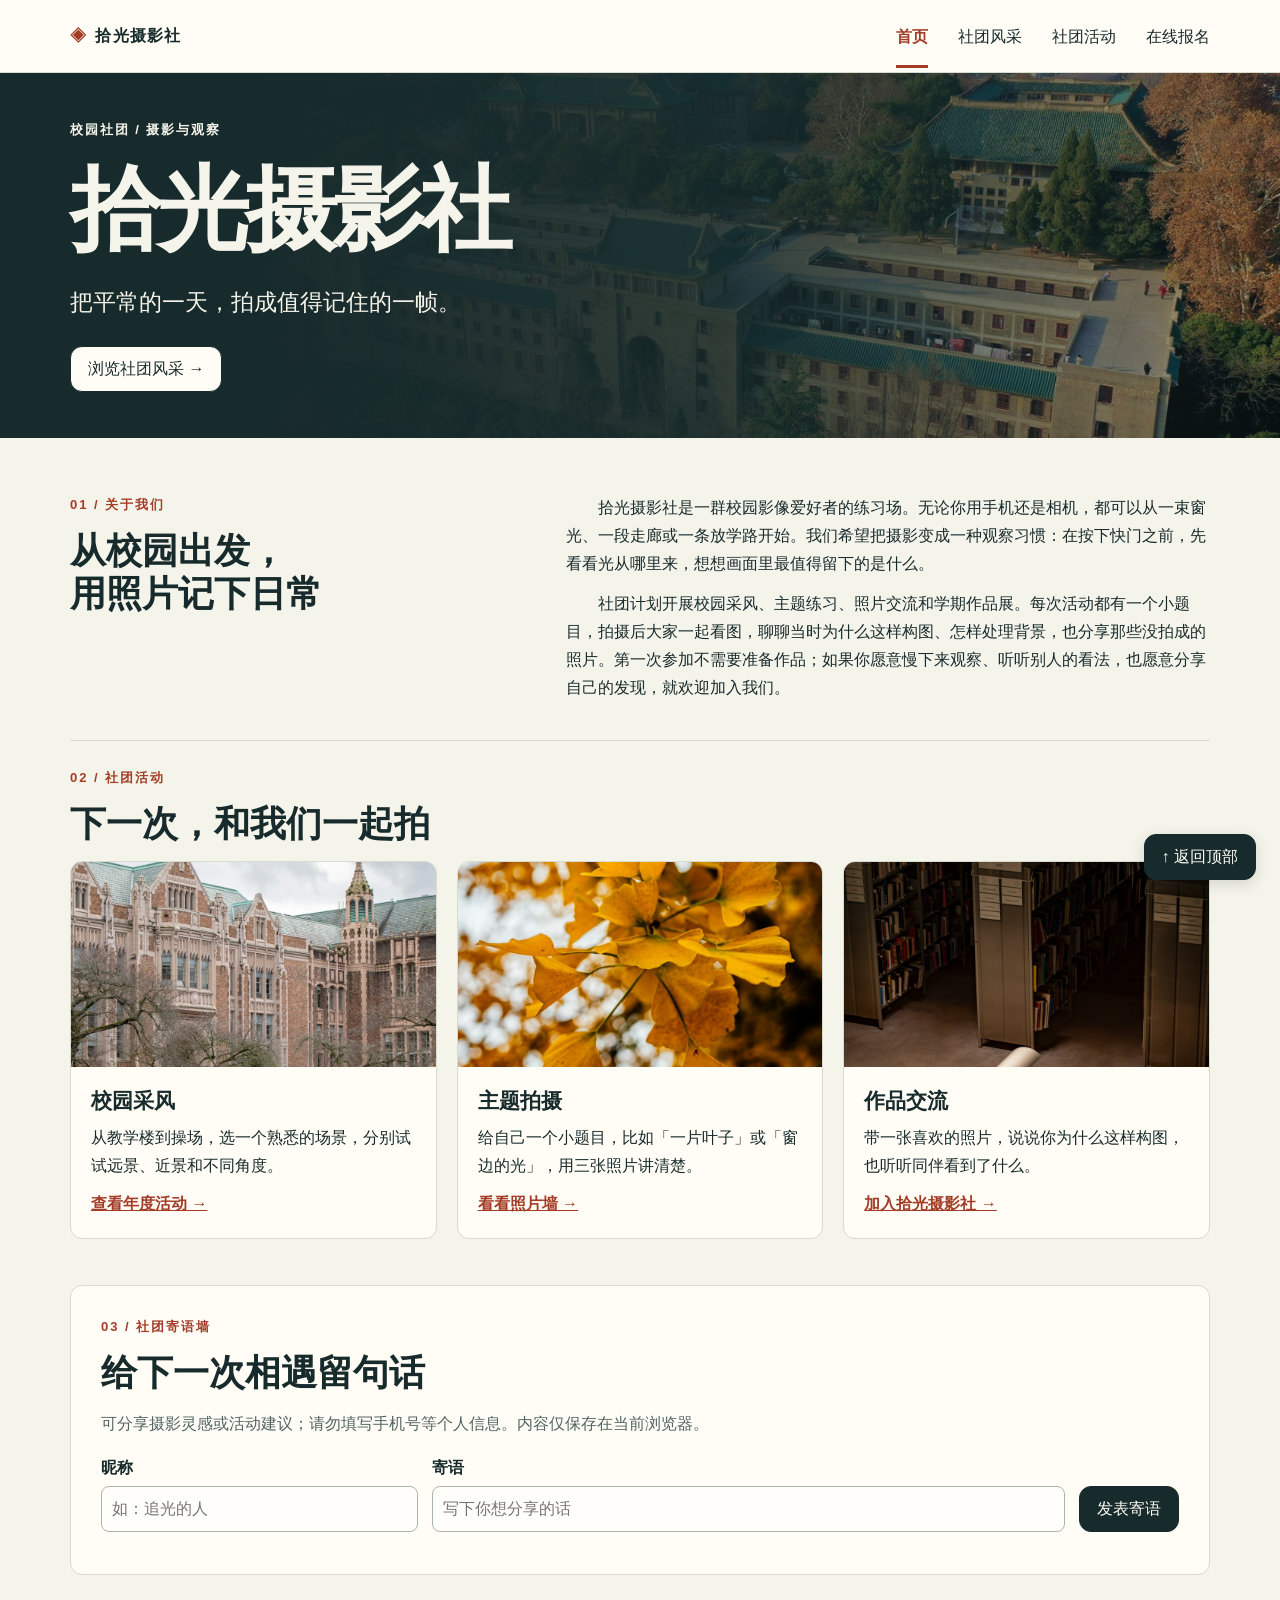
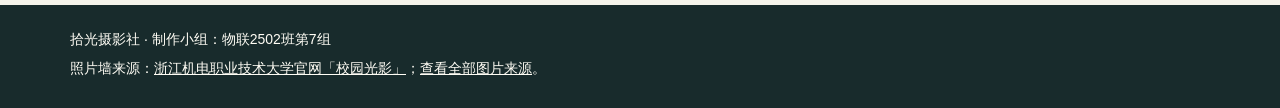
<file: index.html>
<!doctype html>
<html lang="zh-CN">

<head>
    <meta charset="utf-8">
    <meta name="viewport" content="width=device-width, initial-scale=1">
    <title>首页 · 拾光摄影社</title>
    <link rel="stylesheet" href="css/main.css">
</head>

<body data-page="home">
    <header id="site-header"></header>
    <main id="main">
        <section class="hero">
            <div class="wrap hero-copy">
                <p class="eyebrow">校园社团 / 摄影与观察</p>
                <h1>拾光摄影社</h1>
                <p class="hero-line">把平常的一天，拍成值得记住的一帧。</p><a class="button light" href="photo.html">浏览社团风采 →</a>
            </div>
        </section>
        <div class="wrap">
            <section class="section split">
                <div>
                    <p class="eyebrow">01 / 关于我们</p>
                    <h2>从校园出发，<br>用照片记下日常</h2>
                </div>
                <div class="prose">
                    <p>拾光摄影社是一群校园影像爱好者的练习场。无论你用手机还是相机，都可以从一束窗光、一段走廊或一条放学路开始。我们希望把摄影变成一种观察习惯：在按下快门之前，先看看光从哪里来，想想画面里最值得留下的是什么。
                    </p>
                    <p>社团计划开展校园采风、主题练习、照片交流和学期作品展。每次活动都有一个小题目，拍摄后大家一起看图，聊聊当时为什么这样构图、怎样处理背景，也分享那些没拍成的照片。第一次参加不需要准备作品；如果你愿意慢下来观察、听听别人的看法，也愿意分享自己的发现，就欢迎加入我们。
                    </p>
                </div>
            </section>
            <section class="section home-highlights" aria-labelledby="highlights-title">
                <p class="eyebrow">02 / 社团活动</p>
                <h2 id="highlights-title">下一次，和我们一起拍</h2>
                <div class="home-highlights-grid">
                    <article class="card"><img src="images/frame-01-hd.jpg" width="960" height="960"
                            alt="校园建筑与草坪，建筑摄影示例" loading="lazy">
                        <div>
                            <h3>校园采风</h3>
                            <p>从教学楼到操场，选一个熟悉的场景，分别试试远景、近景和不同角度。</p><a href="activity.html#annual">查看年度活动 →</a>
                        </div>
                    </article>
                    <article class="card"><img src="images/frame-04-hd.jpg" width="960" height="960"
                            alt="枝头的金色银杏叶，细节摄影示例" loading="lazy">
                        <div>
                            <h3>主题拍摄</h3>
                            <p>给自己一个小题目，比如「一片叶子」或「窗边的光」，用三张照片讲清楚。</p><a href="photo.html">看看照片墙 →</a>
                        </div>
                    </article>
                    <article class="card"><img src="images/frame-02-hd.jpg" width="960" height="960" alt="图书馆阅览区，室内光线示例"
                            loading="lazy">
                        <div>
                            <h3>作品交流</h3>
                            <p>带一张喜欢的照片，说说你为什么这样构图，也听听同伴看到了什么。</p><a href="register.html">加入拾光摄影社 →</a>
                        </div>
                    </article>
                </div>
            </section>
            <section class="section card" id="wall">
                <p class="eyebrow">03 / 社团寄语墙</p>
                <h2>给下一次相遇留句话</h2>
                <p class="muted">可分享摄影灵感或活动建议；请勿填写手机号等个人信息。内容仅保存在当前浏览器。</p>
                <form id="message-form" class="wall-form">
                    <div><label for="nickname">昵称</label><input id="nickname" maxlength="20" placeholder="如：追光的人"
                            required></div>
                    <div><label for="message">寄语</label><input id="message" maxlength="100" placeholder="写下你想分享的话"
                            required></div><button type="submit">发表寄语</button>
                </form>
                <p id="wall-status" class="muted" role="status"></p>
                <ul id="messages" class="message-list"></ul>
            </section>
        </div>
    </main>
    <button id="back-top" class="back-top" type="button">↑ 返回顶部</button>
    <footer id="site-footer"></footer>
    <script src="js/common.js"></script>
    <script src="js/home.js"></script>
</body>

</html>
</file>
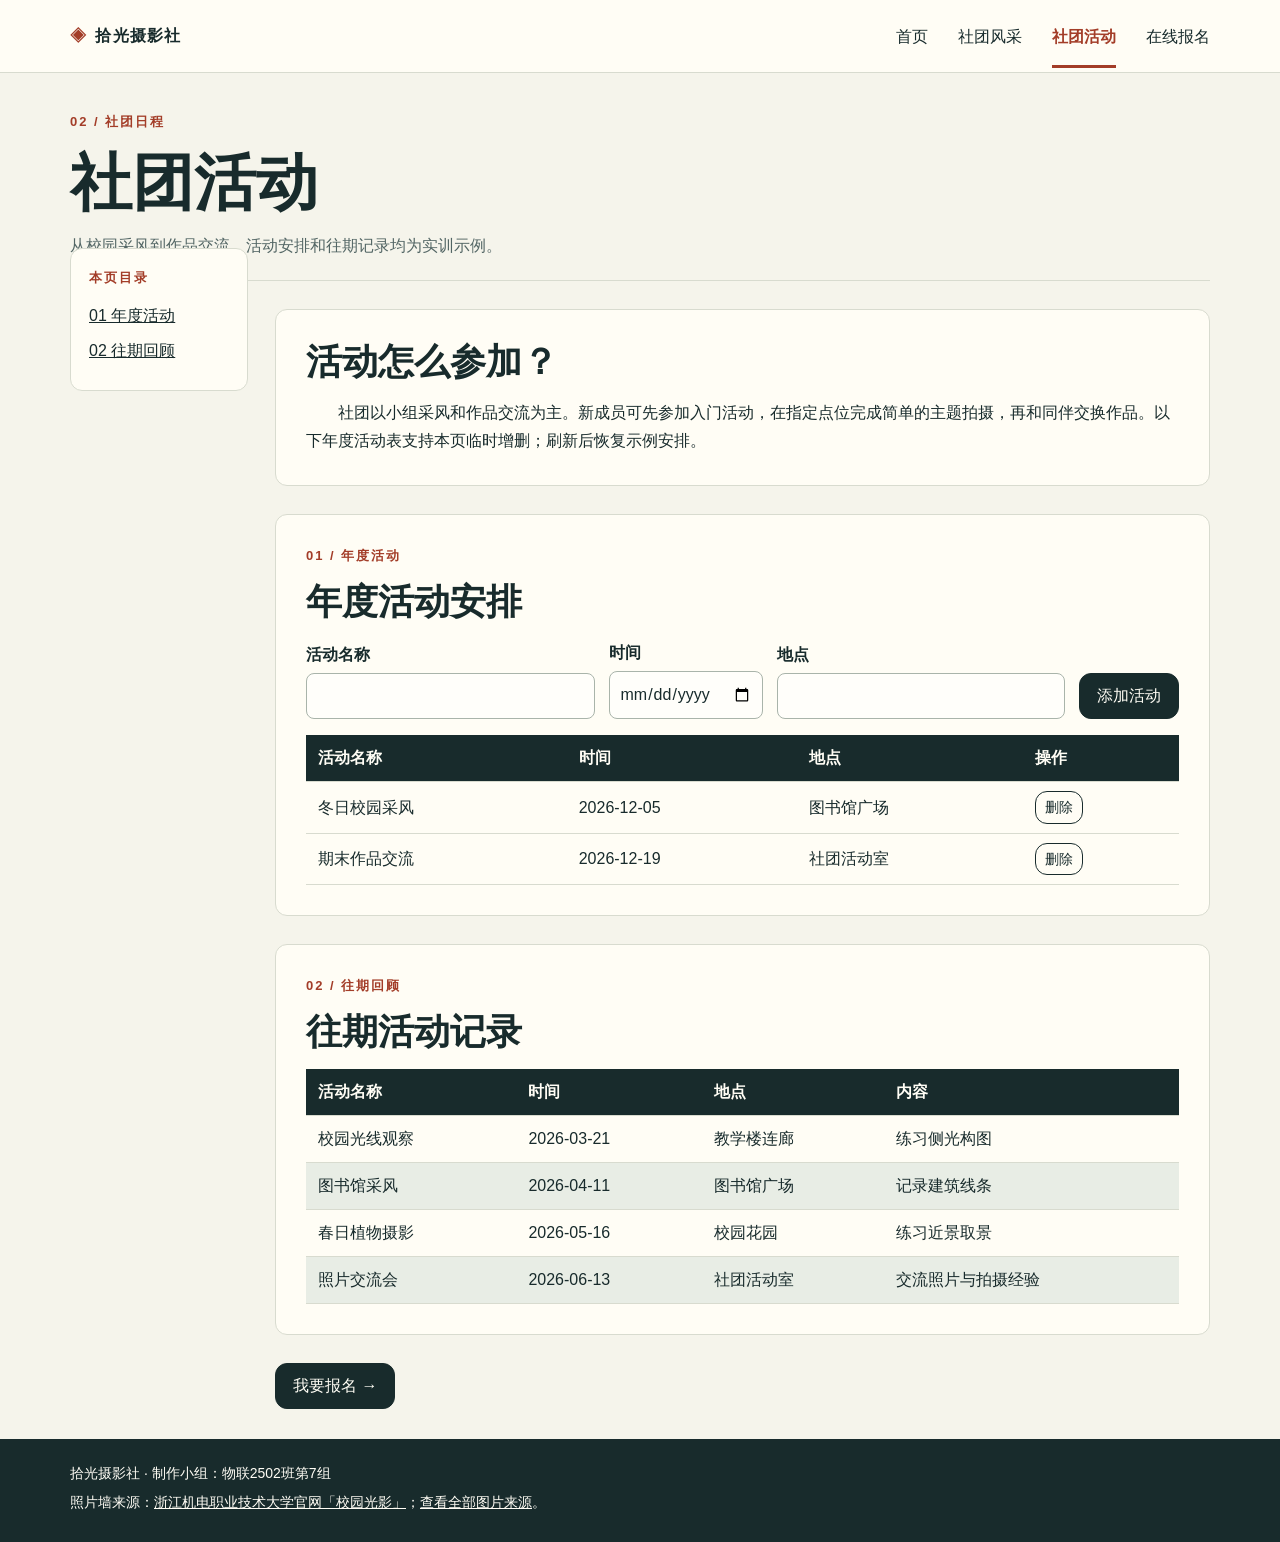
<file: activity.html>
<!doctype html>
<html lang="zh-CN">

<head>
    <meta charset="utf-8">
    <meta name="viewport" content="width=device-width, initial-scale=1">
    <title>社团活动 · 拾光摄影社</title>
    <link rel="stylesheet" href="css/main.css">
</head>

<body data-page="activity">
    <header id="site-header"></header>
    <main id="main" class="wrap">
        <div class="page-intro">
            <p class="eyebrow">02 / 社团日程</p>
            <h1>社团活动</h1>
            <p>从校园采风到作品交流。活动安排和往期记录均为实训示例。</p>
        </div>
        <div class="activity-layout">
            <aside class="activity-nav" aria-label="本页导航">
                <p class="eyebrow">本页目录</p><a href="#annual">01 年度活动</a><a href="#archive">02 往期回顾</a>
            </aside>
            <div class="activity-main">
                <section class="card section prose">
                    <h2>活动怎么参加？</h2>
                    <p>社团以小组采风和作品交流为主。新成员可先参加入门活动，在指定点位完成简单的主题拍摄，再和同伴交换作品。以下年度活动表支持本页临时增删；刷新后恢复示例安排。</p>
                </section>
                <section id="annual" class="card section">
                    <p class="eyebrow">01 / 年度活动</p>
                    <h2>年度活动安排</h2>
                    <form id="activity-form" class="activity-form">
                        <div><label for="event-name">活动名称</label><input id="event-name" maxlength="30" required></div>
                        <div><label for="event-date">时间</label><input id="event-date" type="date" required></div>
                        <div><label for="event-place">地点</label><input id="event-place" maxlength="30" required></div>
                        <button type="submit">添加活动</button>
                    </form>
                    <p id="activity-status" class="muted" role="status"></p>
                    <div class="table-wrap">
                        <table id="schedule" aria-label="年度活动安排">
                            <thead>
                                <tr>
                                    <th>活动名称</th>
                                    <th>时间</th>
                                    <th>地点</th>
                                    <th>操作</th>
                                </tr>
                            </thead>
                            <tbody></tbody>
                        </table>
                    </div>
                </section>
                <section id="archive" class="card section">
                    <p class="eyebrow">02 / 往期回顾</p>
                    <h2>往期活动记录</h2>
                    <div class="table-wrap">
                        <table class="striped" aria-label="往期活动记录">
                            <thead>
                                <tr>
                                    <th>活动名称</th>
                                    <th>时间</th>
                                    <th>地点</th>
                                    <th>内容</th>
                                </tr>
                            </thead>
                            <tbody>
                                <tr>
                                    <td>校园光线观察</td>
                                    <td>2026-03-21</td>
                                    <td>教学楼连廊</td>
                                    <td>练习侧光构图</td>
                                </tr>
                                <tr>
                                    <td>图书馆采风</td>
                                    <td>2026-04-11</td>
                                    <td>图书馆广场</td>
                                    <td>记录建筑线条</td>
                                </tr>
                                <tr>
                                    <td>春日植物摄影</td>
                                    <td>2026-05-16</td>
                                    <td>校园花园</td>
                                    <td>练习近景取景</td>
                                </tr>
                                <tr>
                                    <td>照片交流会</td>
                                    <td>2026-06-13</td>
                                    <td>社团活动室</td>
                                    <td>交流照片与拍摄经验</td>
                                </tr>
                            </tbody>
                        </table>
                    </div>
                </section>
                <div class="section"><button id="join" type="button">我要报名 →</button></div>
            </div>
        </div>
    </main>
    <footer id="site-footer"></footer>
    <script src="js/common.js"></script>
    <script src="js/activity.js"></script>
</body>

</html>
</file>
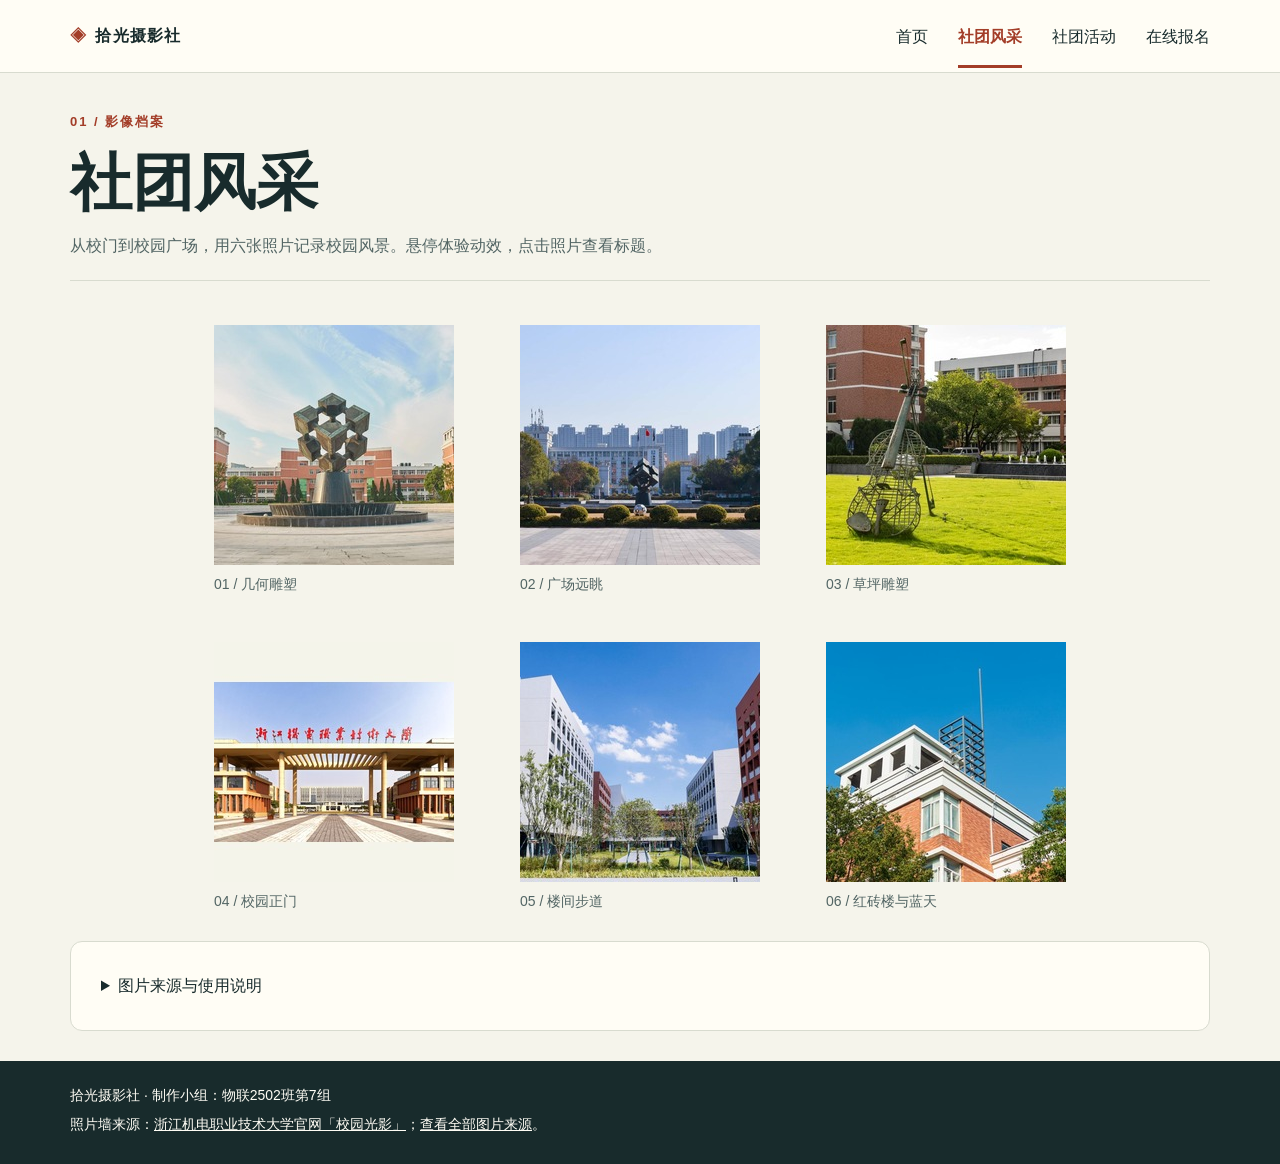
<file: photo.html>
<!doctype html>
<html lang="zh-CN">

<head>
    <meta charset="utf-8">
    <meta name="viewport" content="width=device-width, initial-scale=1">
    <title>社团风采 · 拾光摄影社</title>
    <link rel="stylesheet" href="css/main.css">
</head>

<body data-page="photo">
    <header id="site-header"></header>
    <main id="main" class="wrap">
        <div class="page-intro">
            <p class="eyebrow">01 / 影像档案</p>
            <h1>社团风采</h1>
            <p>从校门到校园广场，用六张照片记录校园风景。悬停体验动效，点击照片查看标题。</p>
        </div>
        <section class="section gallery-section" aria-label="照片墙">
            <div class="gallery">
                <figure><button type="button" class="frame round"><img src="images/campus-p1.jpg"
                            srcset="images/campus-p1-hd.jpg 2x" width="240" height="240" alt="校园广场中央的几何雕塑"
                            title="校园地标 · 几何雕塑"></button>
                    <figcaption>01 / 几何雕塑</figcaption>
                </figure>
                <figure><button type="button" class="frame round"><img src="images/campus-p2.jpg"
                            srcset="images/campus-p2-hd.jpg 2x" width="240" height="240" alt="开阔的校园广场、绿植与远处的楼群"
                            title="校园风景 · 广场远眺"></button>
                    <figcaption>02 / 广场远眺</figcaption>
                </figure>
                <figure><button type="button" class="frame clockwise"><img src="images/campus-p3.jpg"
                            srcset="images/campus-p3-hd.jpg 2x" width="240" height="240" alt="校园草坪上的线条雕塑"
                            title="校园细节 · 草坪雕塑"></button>
                    <figcaption>03 / 草坪雕塑</figcaption>
                </figure>
                <figure><button type="button" class="frame counter"><img src="images/campus-p4.jpg"
                            srcset="images/campus-p4-hd.jpg 2x" width="240" height="240" alt="写有浙江机电职业技术大学校名的校门"
                            title="校园入口 · 浙江机电职业技术大学"></button>
                    <figcaption>04 / 校园正门</figcaption>
                </figure>
                <figure><button type="button" class="frame zoom"><img src="images/campus-p5.jpg"
                            srcset="images/campus-p5-hd.jpg 2x" width="240" height="240" alt="蓝天下教学楼之间的绿地和步道"
                            title="校园建筑 · 楼间步道"></button>
                    <figcaption>05 / 楼间步道</figcaption>
                </figure>
                <figure><button type="button" class="frame zoom"><img src="images/campus-p6.jpg"
                            srcset="images/campus-p6-hd.jpg 2x" width="240" height="240" alt="蓝天与绿树映衬下的红砖楼"
                            title="建筑取景 · 蓝天下的红砖楼"></button>
                    <figcaption>06 / 红砖楼与蓝天</figcaption>
                </figure>
            </div>
            <div class="caption-panel" id="caption-panel" hidden>
                <p id="photo-caption" aria-live="polite"></p><button class="outline" id="close-caption"
                    type="button">关闭标题</button>
            </div>
        </section>
        <details id="credits" class="section card">
            <summary>图片来源与使用说明</summary>
            <p>照片墙的 P1–P6 均取自<a
                    href="https://www.zime.edu.cn/whjd/xygy.htm">浙江机电职业技术大学官网「校园光影」</a>，按文件编号排列，仅作校园风景展示，不作为社团活动实拍记录。
            </p>
            <p>首页横幅来自维基百科的<a
                    href="https://en.wikipedia.org/wiki/Early_buildings_of_Wuhan_University">武汉大学早期建筑</a>条目；首页活动卡片仍使用来自
                Unsplash 的摄影示例：<a href="https://images.unsplash.com/photo-1741622197924-5dae6fbd8bef">校园建筑</a>、<a
                    href="https://images.unsplash.com/photo-1635691627328-77798a0ee092">银杏</a>和<a
                    href="https://images.unsplash.com/photo-1737018363337-c11847e9f39b">图书馆光影</a>。</p>
        </details>
    </main>
    <footer id="site-footer"></footer>
    <script src="js/common.js"></script>
    <script src="js/photo.js"></script>
</body>

</html>
</file>
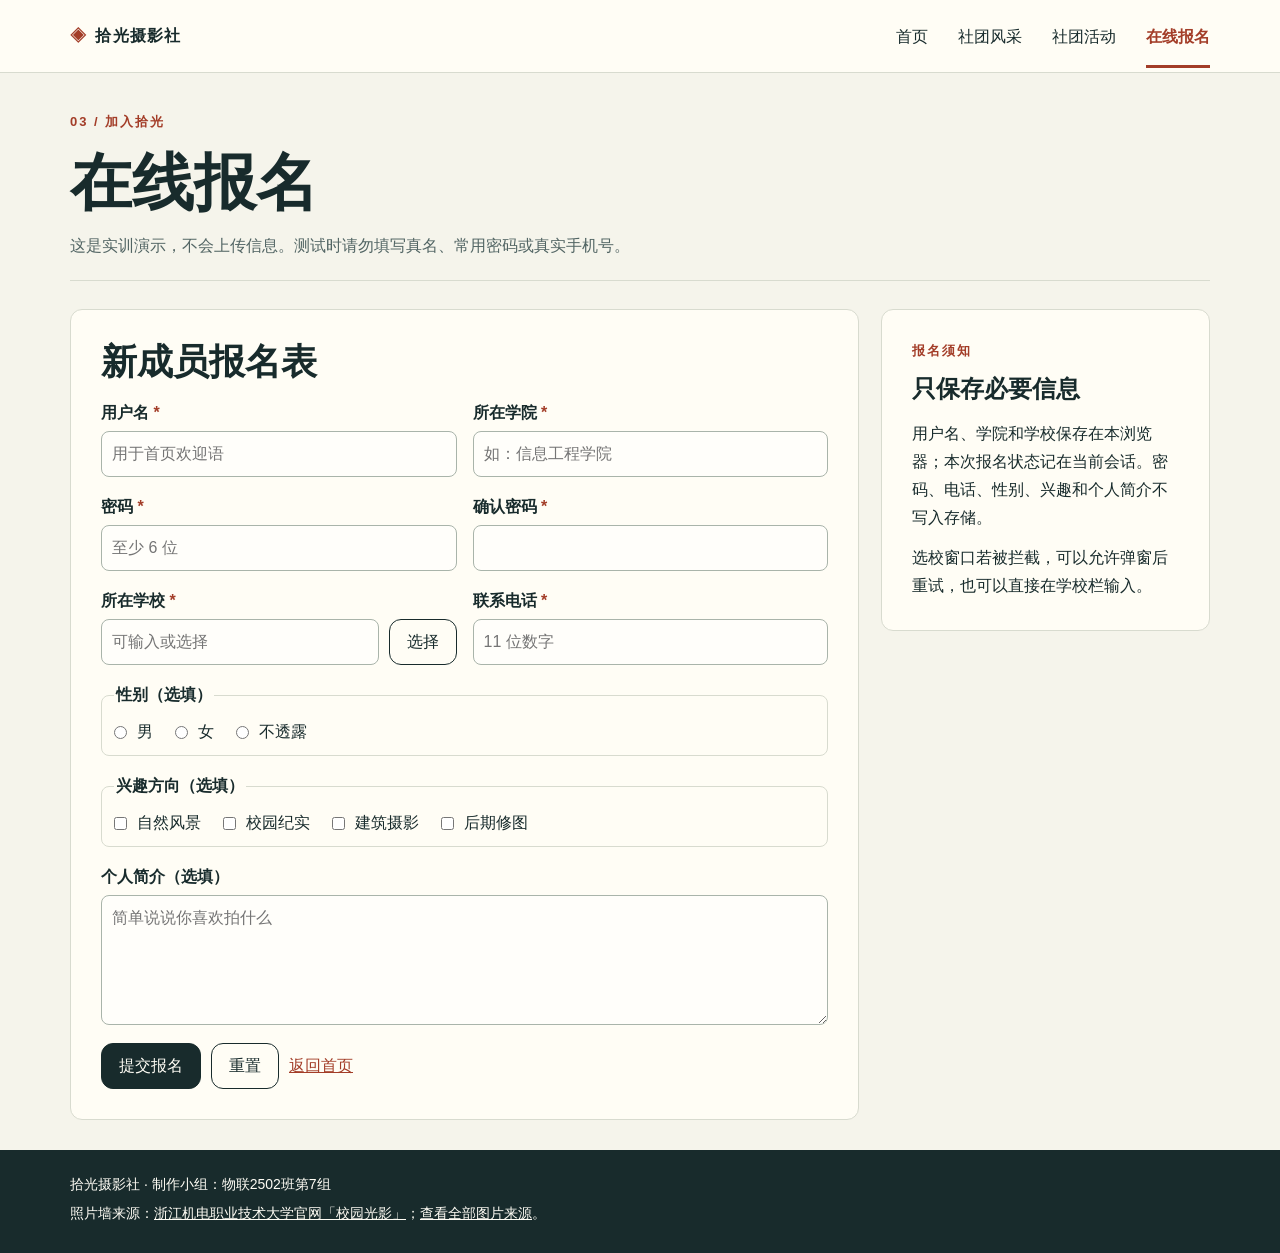
<file: register.html>
<!doctype html>
<html lang="zh-CN">

<head>
    <meta charset="utf-8">
    <meta name="viewport" content="width=device-width, initial-scale=1">
    <title>在线报名 · 拾光摄影社</title>
    <link rel="stylesheet" href="css/main.css">
</head>

<body data-page="register">
    <header id="site-header"></header>
    <main id="main" class="wrap">
        <div class="page-intro">
            <p class="eyebrow">03 / 加入拾光</p>
            <h1>在线报名</h1>
            <p>这是实训演示，不会上传信息。测试时请勿填写真名、常用密码或真实手机号。</p>
        </div>
        <div class="form-layout section">
            <section class="card">
                <h2>新成员报名表</h2>
                <form id="register-form" novalidate>
                    <div class="form-grid">
                        <div><label for="username">用户名 <span class="required">*</span></label><input id="username"
                                maxlength="20" placeholder="用于首页欢迎语" required></div>
                        <div><label for="college">所在学院 <span class="required">*</span></label><input id="college"
                                maxlength="40" placeholder="如：信息工程学院" required></div>
                        <div><label for="password">密码 <span class="required">*</span></label><input id="password"
                                type="password" autocomplete="new-password" minlength="6" placeholder="至少 6 位" required>
                        </div>
                        <div><label for="password-again">确认密码 <span class="required">*</span></label><input
                                id="password-again" type="password" autocomplete="new-password" required></div>
                        <div><label for="school">所在学校 <span class="required">*</span></label>
                            <div class="input-action"><input id="school" maxlength="50" placeholder="可输入或选择"
                                    required><button type="button" id="choose-school" class="outline">选择</button></div>
                        </div>
                        <div><label for="phone">联系电话 <span class="required">*</span></label><input id="phone" type="tel"
                                inputmode="numeric" maxlength="11" placeholder="11 位数字" required></div>
                        <fieldset class="full">
                            <legend>性别（选填）</legend>
                            <div class="choices"><input id="gender-m" name="gender" type="radio" value="男"><label
                                    for="gender-m">男</label><input id="gender-f" name="gender" type="radio"
                                    value="女"><label for="gender-f">女</label><input id="gender-n" name="gender"
                                    type="radio" value="不透露"><label for="gender-n">不透露</label></div>
                        </fieldset>
                        <fieldset class="full">
                            <legend>兴趣方向（选填）</legend>
                            <div class="choices"><input id="interest-land" type="checkbox" value="自然风景"><label
                                    for="interest-land">自然风景</label><input id="interest-campus" type="checkbox"
                                    value="校园纪实"><label for="interest-campus">校园纪实</label><input id="interest-arch"
                                    type="checkbox" value="建筑摄影"><label for="interest-arch">建筑摄影</label><input
                                    id="interest-edit" type="checkbox" value="后期修图"><label
                                    for="interest-edit">后期修图</label></div>
                        </fieldset>
                        <div class="full"><label for="bio">个人简介（选填）</label><textarea id="bio" rows="4" maxlength="200"
                                placeholder="简单说说你喜欢拍什么"></textarea></div>
                    </div>
                    <div class="form-actions"><button id="submit-registration" type="submit">提交报名</button><button
                            type="reset" class="outline">重置</button><a href="index.html">返回首页</a></div>
                    <p id="register-status" role="status" class="muted"></p>
                </form>
            </section>
            <aside class="card form-note">
                <p class="eyebrow">报名须知</p>
                <h2>只保存必要信息</h2>
                <p>用户名、学院和学校保存在本浏览器；本次报名状态记在当前会话。密码、电话、性别、兴趣和个人简介不写入存储。</p>
                <p>选校窗口若被拦截，可以允许弹窗后重试，也可以直接在学校栏输入。</p>
            </aside>
        </div>
    </main>
    <footer id="site-footer"></footer>
    <script src="js/common.js"></script>
    <script src="js/register.js"></script>
</body>

</html>
</file>
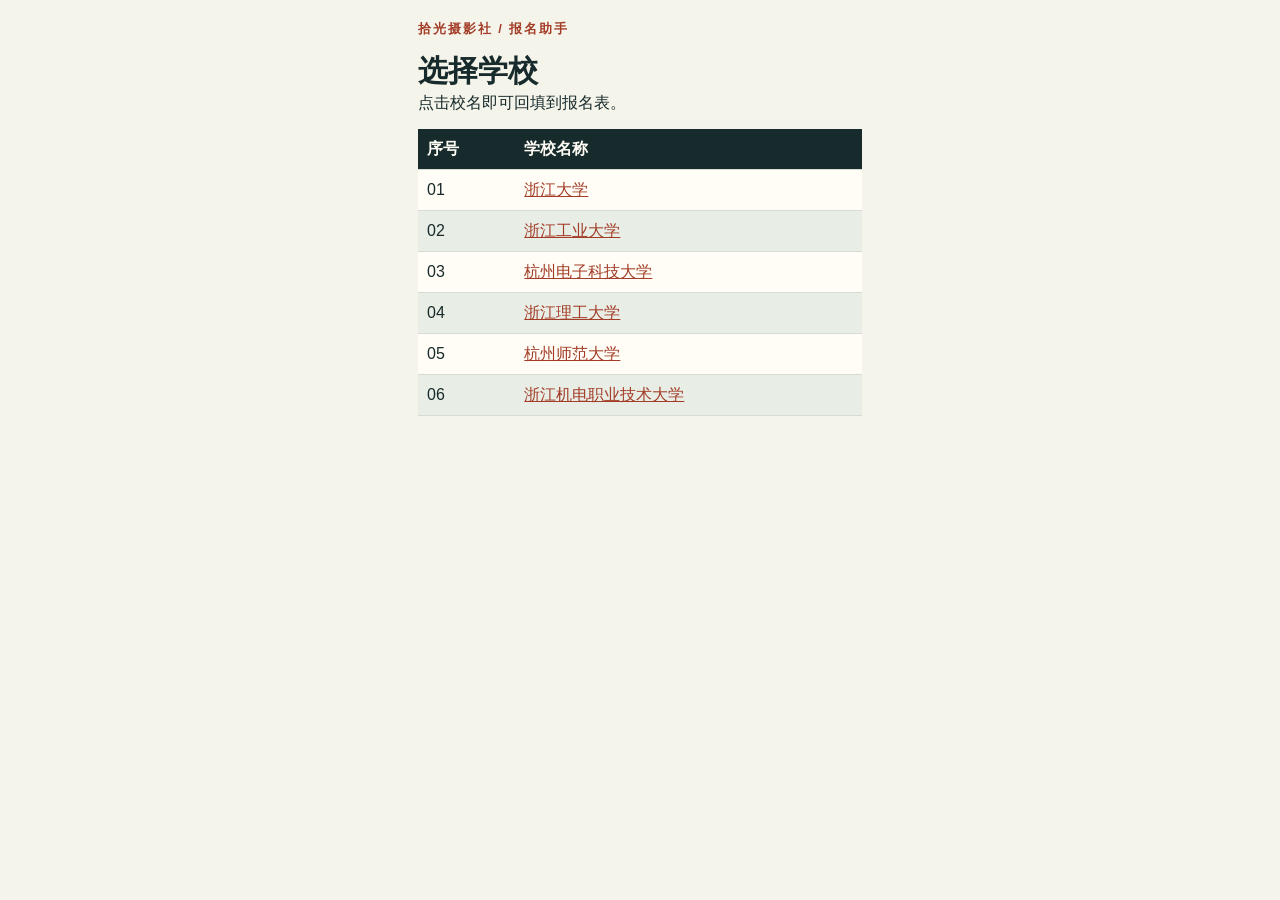
<file: school.html>
<!doctype html>
<html lang="zh-CN">

<head>
    <meta charset="utf-8">
    <meta name="viewport" content="width=device-width, initial-scale=1">
    <title>选择学校 · 拾光摄影社</title>
    <link rel="stylesheet" href="css/main.css">
</head>

<body>
    <main class="picker">
        <p class="eyebrow">拾光摄影社 / 报名助手</p>
        <h1>选择学校</h1>
        <p>点击校名即可回填到报名表。</p>
        <table id="school-list" class="striped" aria-label="学校列表">
            <thead>
                <tr>
                    <th>序号</th>
                    <th>学校名称</th>
                </tr>
            </thead>
            <tbody>
                <tr>
                    <td>01</td>
                    <td><a href="#">浙江大学</a></td>
                </tr>
                <tr>
                    <td>02</td>
                    <td><a href="#">浙江工业大学</a></td>
                </tr>
                <tr>
                    <td>03</td>
                    <td><a href="#">杭州电子科技大学</a></td>
                </tr>
                <tr>
                    <td>04</td>
                    <td><a href="#">浙江理工大学</a></td>
                </tr>
                <tr>
                    <td>05</td>
                    <td><a href="#">杭州师范大学</a></td>
                </tr>
                <tr>
                    <td>06</td>
                    <td><a href="#">浙江机电职业技术大学</a></td>
                </tr>
            </tbody>
        </table>
        <p id="school-status" role="status"></p>
    </main>
    <script src="js/school.js"></script>
</body>

</html>
</file>
<file: css/main.css>
/* 功能：拾光摄影社公共样式与布局；作者：爱思办公（AI 辅助开发）。 */
:root{--ink:#182b2c;--paper:#f5f4eb;--accent:#a33d28;--radius:12px;--line:#d8dbcF;--muted:#526564;--width:1140px}
*{box-sizing:border-box}html{scroll-behavior:smooth}body{margin:0;background:var(--paper);color:var(--ink);font:16px/1.75 'Microsoft YaHei','PingFang SC',sans-serif}a{color:inherit}button,input,textarea{font:inherit}h1,h2,p,figure{margin:0}h1,h2{line-height:1.2}h2{font-size:clamp(25px,3vw,36px);margin-bottom:16px}p+p{margin-top:12px}.muted,.page-intro>p:last-child{color:var(--muted)}.wrap{width:min(var(--width),calc(100% - 64px));margin-inline:auto}.site-nav{display:flex;justify-content:space-between;align-items:center;min-height:72px;gap:20px}.brand{text-decoration:none;font-weight:800;letter-spacing:.08em;white-space:nowrap}.brand span{color:var(--accent);margin-right:8px}.nav-links{display:flex;list-style:none;gap:30px;padding:0;margin:0}.nav-links a{display:block;padding:18px 0 14px;text-decoration:none;border-bottom:3px solid transparent}.nav-links a:hover,.nav-links a[aria-current]{border-color:var(--accent);color:var(--accent)}.nav-links a[aria-current]{font-weight:700}#site-header{border-bottom:1px solid var(--line);background:#fffdf5}.eyebrow{font-size:13px;letter-spacing:.15em;color:var(--accent);font-weight:800;margin-bottom:12px}.hero{min-height:365px;color:var(--paper);display:grid;align-items:center;background:linear-gradient(90deg,#182b2c 20%,#182b2cde 56%,#182b2c55),url('../images/hero.jpg') center 58%/cover}.hero-copy{padding-block:45px}.hero h1{font-size:clamp(48px,8vw,92px);letter-spacing:-.05em}.hero .eyebrow,.hero-line{color:#f5f4eb}.hero-line{font-size:clamp(17px,2.5vw,23px);margin:18px 0 24px}.section{margin-block:28px}.split{display:grid;grid-template-columns:1fr 1.4fr;gap:36px;padding-block:28px 10px}.prose p{text-indent:2em}.card{background:#fffdf5;border:1px solid var(--line);border-radius:var(--radius);padding:clamp(16px,3vw,30px)}.page-intro{padding:38px 0 20px;border-bottom:1px solid var(--line)}.page-intro h1{font-size:clamp(38px,6vw,62px);margin-bottom:12px}
button,.button{display:inline-block;border:1px solid var(--ink);border-radius:var(--radius);background:var(--ink);color:#fffdf5;padding:8px 17px;cursor:pointer;text-decoration:none;white-space:nowrap;transition:background .2s,border-color .2s,color .2s}button:hover,.button:hover{background:var(--accent);border-color:var(--accent);color:#fffdf5}button:disabled{opacity:.65;cursor:wait}.outline,.light{background:#fffdf5;color:var(--ink)}:focus-visible{outline:2px solid var(--accent);outline-offset:4px}label{display:block;font-weight:650;margin-bottom:4px}input:not([type=radio],[type=checkbox]),textarea{display:block;width:100%;min-width:0;border:1px solid #a9b4aa;background:#fffefa;color:var(--ink);border-radius:8px;padding:8px 10px}textarea{resize:vertical}input:focus,textarea:focus{border-color:var(--accent)!important}input[type=checkbox],input[type=radio]{accent-color:var(--accent)}.back-top{position:fixed;right:24px;bottom:20px;z-index:3;box-shadow:0 4px 14px #182b2c27}.wall-form,.activity-form{display:grid;gap:14px;align-items:end;margin-top:16px}.wall-form{grid-template-columns:1fr 2fr auto}.activity-form{grid-template-columns:minmax(0,1fr) 154px minmax(0,1fr) auto}.message-list{list-style:none;margin:12px 0 0;padding:0}.message-list li{display:flex;justify-content:space-between;gap:12px;padding:9px 0;border-top:1px solid var(--line);overflow-wrap:anywhere}.message-list a,.picker a,.form-actions a{color:var(--accent)}.message-list a{flex:none}.message-list strong{display:inline-block;margin-right:8px}#wall-status:empty,#activity-status:empty,#register-status:empty{display:none}#wall-status,#activity-status,#register-status{margin-top:10px}
/* 风采页：统一 0.5 秒过渡；旋转时提高图层，避免被后面的图片挡住。 */
.gallery{display:grid;grid-template-columns:repeat(3,240px);justify-content:center;gap:45px 66px}.gallery-section{padding-top:16px}.frame{padding:0;border:0;background:none!important;border-radius:0;display:block;width:240px;height:240px;position:relative}.frame img{display:block;width:100%;height:100%;object-fit:cover;transition:transform .5s,border-radius .5s,box-shadow .5s}.frame:hover,.frame:focus-visible{z-index:2}.round:is(:hover,:focus-visible) img{border-radius:50%}.clockwise:is(:hover,:focus-visible) img{transform:rotate(60deg)}.counter:is(:hover,:focus-visible) img{transform:rotate(-60deg)}.zoom:is(:hover,:focus-visible) img{transform:scale(1.2);box-shadow:0 12px 22px #182b2c66}.gallery figcaption{font-size:14px;margin-top:7px;color:var(--muted)}.caption-panel{background:#fffdf5;border-left:4px solid var(--accent);margin:28px auto 0;padding:12px 16px;max-width:852px}
/* 活动页：右区留出两栏间距，左侧固定于视窗。 */
.activity-layout{padding-left:205px;position:relative;min-height:330px}.activity-nav{position:fixed;left:max(32px,calc((100% - 1140px)/2));top:248px;width:178px;background:#fffdf5;border:1px solid var(--line);border-radius:var(--radius);padding:18px;z-index:2}.activity-nav a{display:block;margin:7px 0}.activity-nav a:hover{color:var(--accent)}.activity-main section[id]{scroll-margin-top:18px}.table-wrap{overflow-x:auto;margin-top:16px}table{border-collapse:collapse;width:100%;background:#fffdf5;table-layout:auto}th,td{text-align:left;border-bottom:1px solid var(--line);padding:9px 12px;overflow-wrap:anywhere}thead th{background:var(--ink);color:#fffdf5}.striped tbody tr:nth-child(even){background:#e8ede5}#schedule td button{padding:3px 9px;font-size:14px}
.form-layout{display:grid;grid-template-columns:minmax(0,2.4fr) minmax(0,1fr);gap:22px;align-items:start}.form-grid{display:grid;grid-template-columns:repeat(2,minmax(0,1fr));gap:16px}.full{grid-column:1/-1}.input-action,.form-actions,.choices{display:flex;align-items:center;gap:10px}.form-actions,.choices{flex-wrap:wrap}.form-actions{margin-top:18px}.choices label{margin:0 12px 0 0;font-weight:400}.choices input{margin:0}.form-note h2{font-size:24px}.required{color:var(--accent)}fieldset{border:1px solid var(--line);border-radius:8px;margin:0;padding:9px 12px}legend{font-weight:650}.picker{max-width:480px;margin:auto;padding:18px}.picker h1{font-size:30px}.picker table{margin-top:12px}.picker td,.picker th{padding:6px 9px}#site-footer{padding:22px 0 28px;margin-top:30px;background:var(--ink);color:#fffdf5;font-size:14px}.footer-content{padding-right:116px}.footer-content p+p{margin-top:4px}
@media(max-width:980px){.gallery{gap:35px;grid-template-columns:repeat(3,minmax(0,210px))}.frame{width:100%;height:auto;aspect-ratio:1}.activity-form{grid-template-columns:repeat(2,minmax(0,1fr))}.form-layout{grid-template-columns:1fr}}
@media(max-width:680px){.wrap{width:calc(100% - 32px)}.site-nav{display:block;padding-top:12px}.nav-links{justify-content:space-between;gap:8px;font-size:14px}.nav-links a{padding:7px 0}.split,.wall-form,.form-grid{grid-template-columns:1fr}.split{gap:10px}.gallery{grid-template-columns:repeat(2,minmax(0,1fr));gap:20px;padding-inline:12px}.gallery-section{padding-top:8px}.activity-layout{padding-left:0}.activity-nav{position:static;width:auto;margin-top:16px}.activity-nav a{display:inline-block;margin-right:12px}.back-top{right:12px;bottom:12px}.footer-content{padding-right:0;padding-bottom:35px}}
/* 首页活动预览：用真实可浏览的内容拉开首屏与寄语墙的距离。 */
.home-highlights{padding-block:26px 18px;border-top:1px solid var(--line)}
.home-highlights-grid{display:grid;grid-template-columns:repeat(3,minmax(0,1fr));gap:20px}
.home-highlights-grid .card{display:flex;flex-direction:column;padding:0;overflow:hidden}
.home-highlights-grid img{display:block;width:100%;height:auto;aspect-ratio:16/9;object-fit:cover}
.home-highlights-grid article>div{display:flex;flex:1;flex-direction:column;gap:10px;padding:20px}
.home-highlights-grid h3{margin:0;font-size:21px;line-height:1.3}
.home-highlights-grid a{margin-top:auto;color:var(--accent);font-weight:700}
@media(max-width:680px){.home-highlights-grid{grid-template-columns:1fr}}
@media(prefers-reduced-motion:reduce){html{scroll-behavior:auto}.frame img{transition:none}}
</file>
